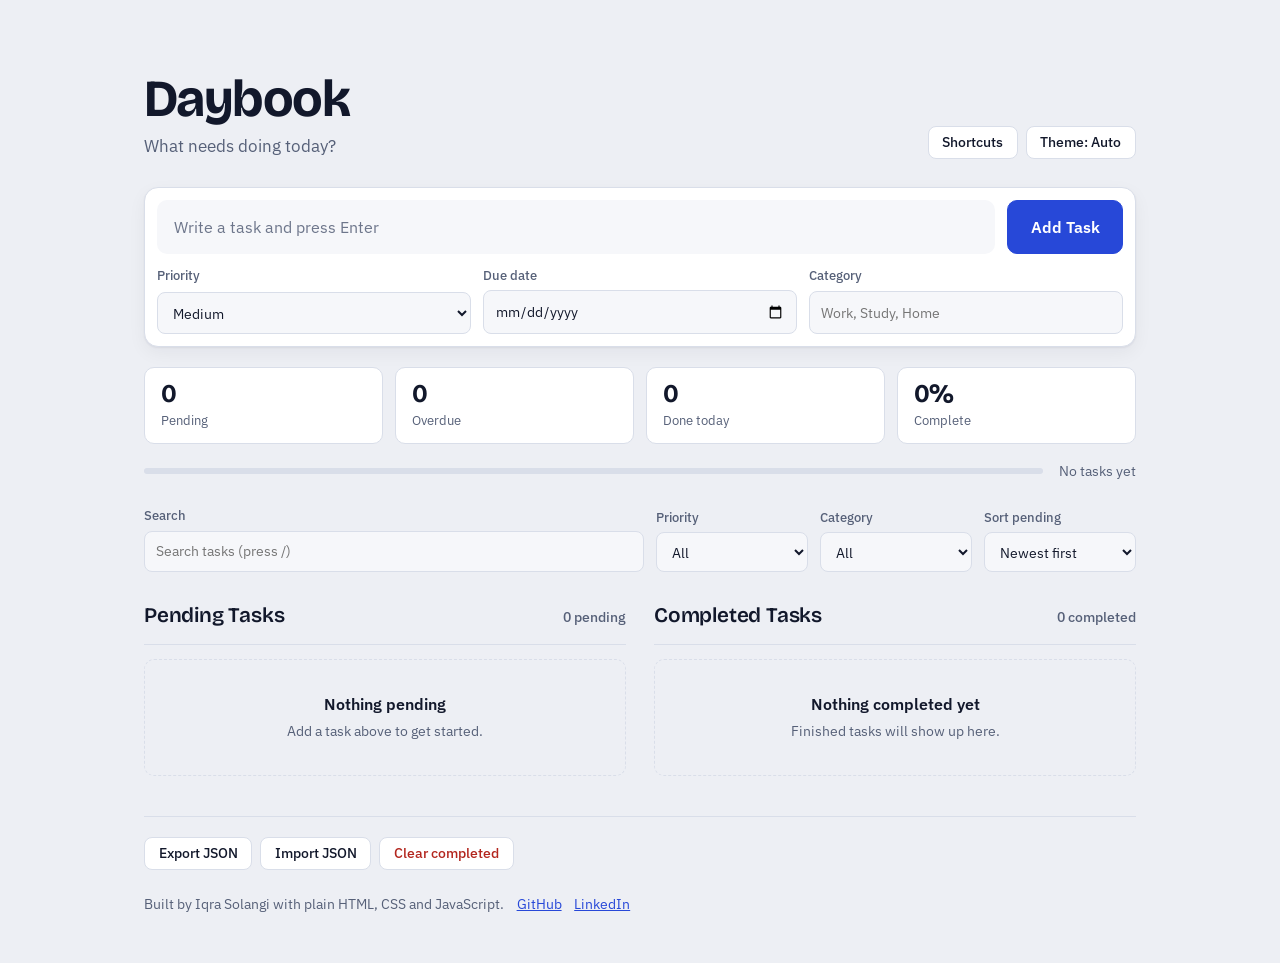
<file: index.html>
<!DOCTYPE html>
<html lang="en">
<head>
  <meta charset="UTF-8">
  <meta name="viewport" content="width=device-width, initial-scale=1">
  <title>Daybook | To-Do List</title>
  <meta name="description" content="A fast, keyboard-friendly to-do list with priorities, due dates and categories. Works offline and saves to your browser.">
  <meta name="color-scheme" content="light dark">
  <meta name="theme-color" content="#2748d8">
  <link rel="icon" href="icon.svg" type="image/svg+xml">
  <link rel="manifest" href="manifest.webmanifest">
  <script>
    /* Apply the saved theme before first paint to avoid a flash. */
    try {
      var saved = localStorage.getItem("daybook.theme");
      if (saved === "light" || saved === "dark") document.documentElement.dataset.theme = saved;
    } catch (e) {}
  </script>
  <link rel="preconnect" href="https://fonts.googleapis.com">
  <link rel="preconnect" href="https://fonts.gstatic.com" crossorigin>
  <link href="https://fonts.googleapis.com/css2?family=Bricolage+Grotesque:opsz,wght@12..96,600;12..96,700&family=IBM+Plex+Sans:wght@400;500;600&display=swap" rel="stylesheet">
  <link rel="stylesheet" href="styles.css">
  <script src="core.js" defer></script>
  <script src="script.js" defer></script>
</head>
<body>
  <a class="skip-link" href="#task-input">Skip to input</a>

  <div class="app">
    <header class="masthead">
      <div>
        <h1 class="brand">Daybook</h1>
        <p class="tagline">What needs doing today?</p>
      </div>
      <div class="masthead__actions">
        <button class="btn" type="button" id="help-btn" aria-haspopup="dialog">Shortcuts</button>
        <button class="btn" type="button" id="theme-btn" aria-label="Change colour theme">Theme: Auto</button>
      </div>
    </header>

    <form class="composer" id="task-form" novalidate>
      <label class="sr-only" for="task-input">New task</label>
      <input
        id="task-input"
        class="composer__input"
        type="text"
        placeholder="Write a task and press Enter"
        maxlength="140"
        autocomplete="off"
        aria-describedby="task-error"
      >
      <button class="btn btn--primary btn--lg" type="submit">Add Task</button>

      <div class="composer__options">
        <label class="field">
          <span class="field__label">Priority</span>
          <select class="field__control" id="task-priority">
            <option value="high">High</option>
            <option value="medium" selected>Medium</option>
            <option value="low">Low</option>
          </select>
        </label>
        <label class="field">
          <span class="field__label">Due date</span>
          <input class="field__control" id="task-due" type="date">
        </label>
        <label class="field">
          <span class="field__label">Category</span>
          <input
            class="field__control"
            id="task-category"
            type="text"
            list="category-list"
            maxlength="20"
            placeholder="Work, Study, Home"
            autocomplete="off"
          >
        </label>
      </div>

      <p class="field-error" id="task-error" role="alert" hidden></p>
    </form>
    <datalist id="category-list"></datalist>

    <section class="stats" aria-label="Summary">
      <div class="stat">
        <p class="stat__value" id="stat-pending">0</p>
        <p class="stat__label">Pending</p>
      </div>
      <div class="stat stat--alert" id="stat-overdue-box">
        <p class="stat__value" id="stat-overdue">0</p>
        <p class="stat__label">Overdue</p>
      </div>
      <div class="stat">
        <p class="stat__value" id="stat-today">0</p>
        <p class="stat__label">Done today</p>
      </div>
      <div class="stat">
        <p class="stat__value" id="stat-percent">0%</p>
        <p class="stat__label">Complete</p>
      </div>
    </section>

    <div class="progress">
      <div
        class="progress__track"
        id="progress"
        role="progressbar"
        aria-label="Completion progress"
        aria-valuemin="0"
        aria-valuemax="100"
        aria-valuenow="0"
      >
        <div class="progress__fill" id="progress-fill"></div>
      </div>
      <p class="progress__label" id="progress-label">No tasks yet</p>
    </div>

    <section class="toolbar" aria-label="Search, filter and data tools">
      <label class="field field--grow">
        <span class="field__label">Search</span>
        <input class="field__control" id="search" type="search" placeholder="Search tasks (press /)" autocomplete="off">
      </label>
      <label class="field">
        <span class="field__label">Priority</span>
        <select class="field__control" id="filter-priority">
          <option value="all">All</option>
          <option value="high">High</option>
          <option value="medium">Medium</option>
          <option value="low">Low</option>
        </select>
      </label>
      <label class="field">
        <span class="field__label">Category</span>
        <select class="field__control" id="filter-category">
          <option value="all">All</option>
        </select>
      </label>
      <label class="field">
        <span class="field__label">Sort pending</span>
        <select class="field__control" id="sort">
          <option value="newest">Newest first</option>
          <option value="due">Due date</option>
          <option value="priority">Priority</option>
        </select>
      </label>
      <button class="btn toolbar__reset" type="button" id="reset-filters" hidden>Clear filters</button>
    </section>

    <main class="board">
      <section class="column column--pending" aria-labelledby="pending-title">
        <header class="column__head">
          <h2 class="column__title" id="pending-title">Pending Tasks</h2>
          <p class="count" id="pending-count">0 pending</p>
        </header>
        <ul class="list" id="pending-list"></ul>
        <div class="empty" id="pending-empty">
          <p class="empty__title">Nothing pending</p>
          <p class="empty__hint">Add a task above to get started.</p>
        </div>
      </section>

      <section class="column column--done" aria-labelledby="done-title">
        <header class="column__head">
          <h2 class="column__title" id="done-title">Completed Tasks</h2>
          <p class="count" id="done-count">0 completed</p>
        </header>
        <ul class="list" id="done-list"></ul>
        <div class="empty" id="done-empty">
          <p class="empty__title">Nothing completed yet</p>
          <p class="empty__hint">Finished tasks will show up here.</p>
        </div>
      </section>
    </main>

    <section class="data-tools" aria-label="Your data">
      <button class="btn" type="button" id="export-btn">Export JSON</button>
      <button class="btn" type="button" id="import-btn">Import JSON</button>
      <button class="btn btn--danger" type="button" id="clear-btn">Clear completed</button>
      <input class="sr-only" id="import-file" type="file" accept="application/json,.json" tabindex="-1" aria-label="Choose a Daybook JSON file to import">
    </section>

    <footer class="footer">
      <p>
        Built by Iqra Solangi with plain HTML, CSS and JavaScript.
        <a href="https://github.com/IQRASOLANGI" target="_blank" rel="noopener noreferrer">GitHub</a>
        <a href="https://www.linkedin.com/in/iqra-solangi-a65945334" target="_blank" rel="noopener noreferrer">LinkedIn</a>
      </p>
    </footer>
  </div>

  <div class="toast" id="toast" hidden>
    <p class="toast__text" id="toast-text"></p>
    <button class="toast__undo" type="button" id="toast-undo">Undo</button>
  </div>

  <dialog class="dialog" id="help" aria-labelledby="help-title">
    <h2 class="dialog__title" id="help-title">Keyboard shortcuts</h2>
    <dl class="shortcuts">
      <div><dt><kbd>N</kbd></dt><dd>Focus the new task field</dd></div>
      <div><dt><kbd>/</kbd></dt><dd>Search tasks</dd></div>
      <div><dt><kbd>?</kbd></dt><dd>Open this list</dd></div>
      <div><dt><kbd>Enter</kbd></dt><dd>Add a task, or save an edit</dd></div>
      <div><dt><kbd>Esc</kbd></dt><dd>Cancel an edit, clear search, close this list</dd></div>
    </dl>
    <form method="dialog">
      <button class="btn btn--primary" type="submit">Close</button>
    </form>
  </dialog>

  <p class="sr-only" id="status" role="status" aria-live="polite"></p>
</body>
</html>
</file>
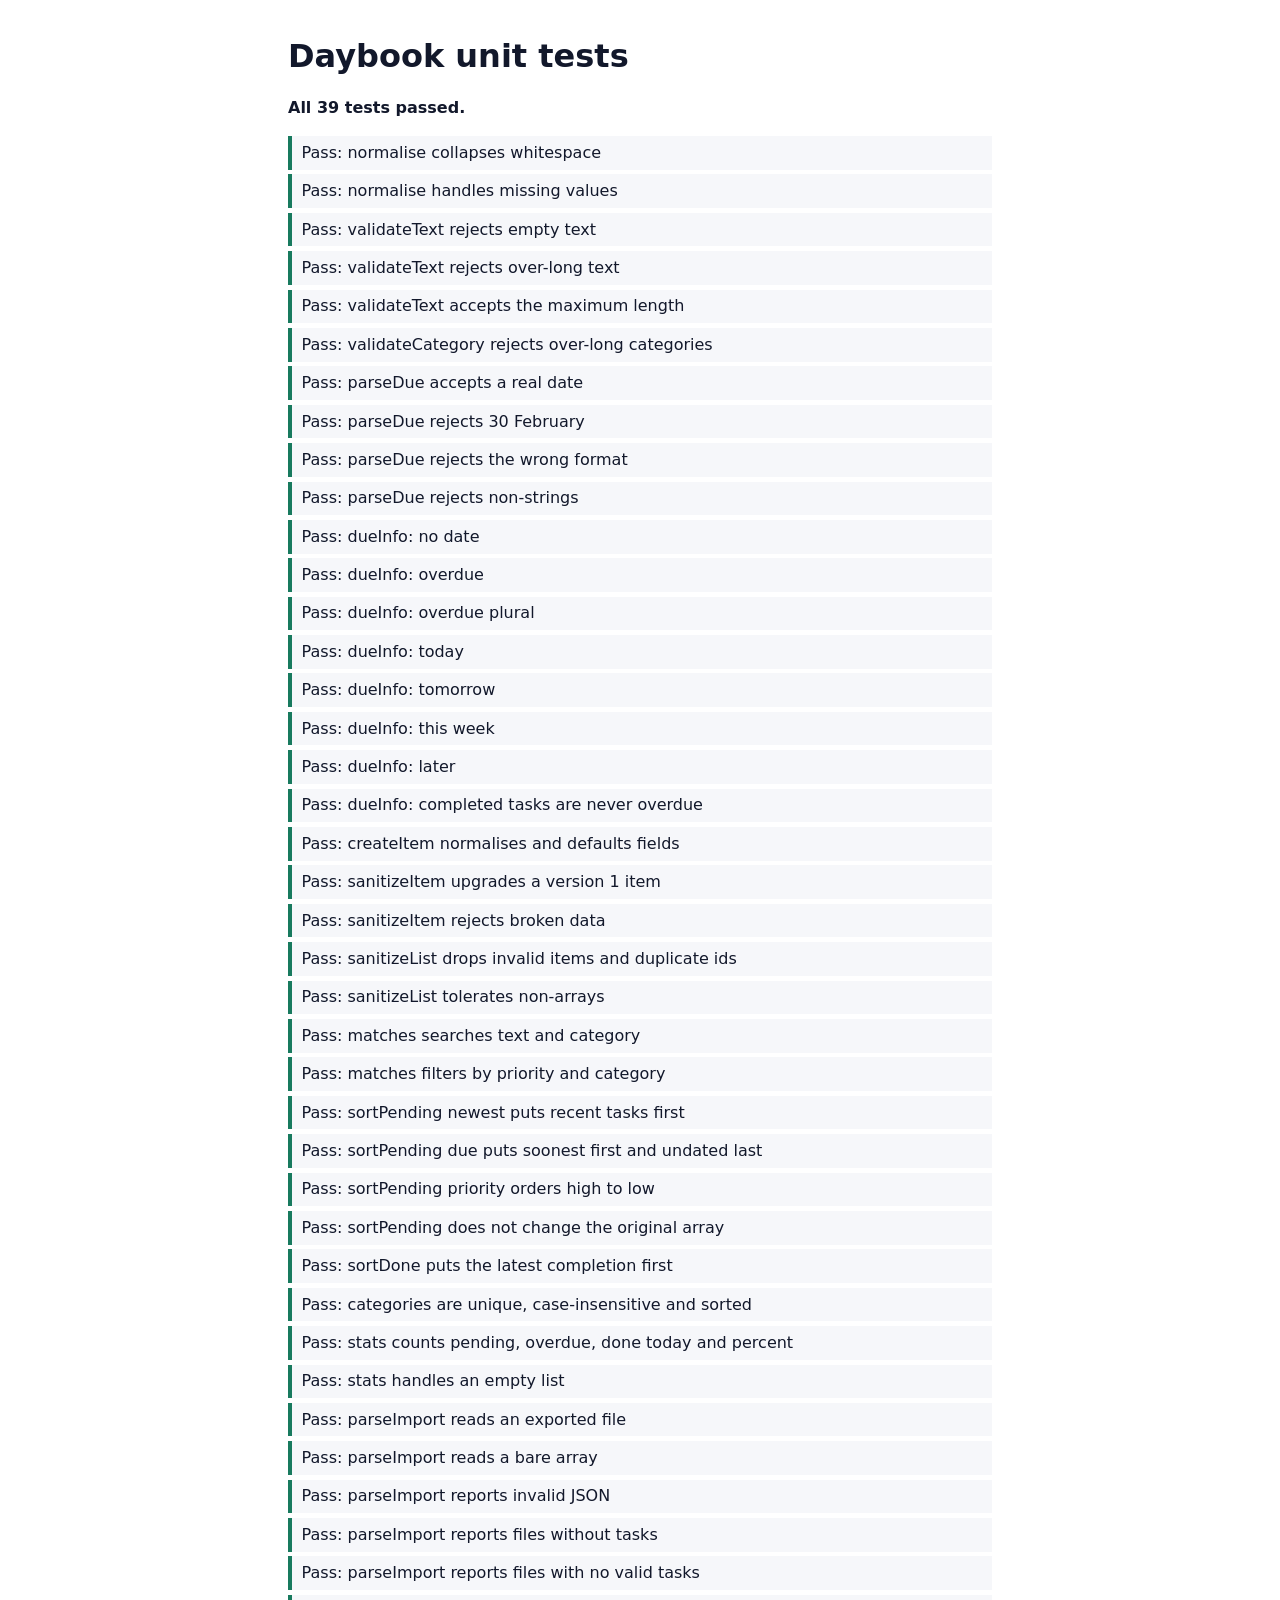
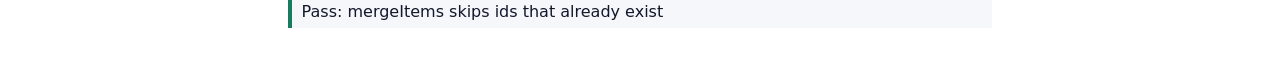
<file: tests.html>
<!DOCTYPE html>
<html lang="en">
<head>
  <meta charset="UTF-8">
  <meta name="viewport" content="width=device-width, initial-scale=1">
  <title>Daybook | Tests</title>
  <style>
    body { font: 16px/1.5 system-ui, sans-serif; max-width: 44rem; margin: 2rem auto; padding: 0 1rem; color: #12182b; }
    h1 { margin-bottom: 0.25rem; }
    #summary { font-weight: 600; margin-bottom: 1rem; }
    ul { list-style: none; padding: 0; }
    li { padding: 0.3rem 0.6rem; border-left: 4px solid; margin-bottom: 0.3rem; background: #f6f7fa; }
    li.pass { border-color: #187a5e; }
    li.fail { border-color: #b3261e; background: #fdecea; }
    small { display: block; color: #b3261e; }
  </style>
  <script src="core.js"></script>
</head>
<body>
  <h1>Daybook unit tests</h1>
  <p id="summary">Running…</p>
  <ul id="results"></ul>

  <script>
    (function () {
      const C = window.DaybookCore;
      const NOW = new Date(2026, 9, 17, 12, 0).getTime(); // 17 Oct 2026, local noon
      const results = [];

      function test(name, fn) {
        try {
          fn();
          results.push({ name, ok: true });
        } catch (error) {
          results.push({ name, ok: false, message: error.message });
        }
      }

      function equal(actual, expected) {
        const a = JSON.stringify(actual);
        const e = JSON.stringify(expected);
        if (a !== e) throw new Error(`expected ${e} but got ${a}`);
      }

      const make = (over) =>
        Object.assign(
          { id: "a", text: "Task", done: false, createdAt: 1000, completedAt: null, priority: "medium", category: "", due: null },
          over
        );

      /* Text ---------------------------------------------------------------- */
      test("normalise collapses whitespace", () => equal(C.normalise("  a   b \n c "), "a b c"));
      test("normalise handles missing values", () => equal(C.normalise(undefined), ""));
      test("validateText rejects empty text", () => equal(C.validateText("") !== "", true));
      test("validateText rejects over-long text", () => equal(C.validateText("x".repeat(141)) !== "", true));
      test("validateText accepts the maximum length", () => equal(C.validateText("x".repeat(140)), ""));
      test("validateCategory rejects over-long categories", () => equal(C.validateCategory("x".repeat(21)) !== "", true));

      /* Dates --------------------------------------------------------------- */
      test("parseDue accepts a real date", () => equal(C.parseDue("2026-10-17"), new Date(2026, 9, 17).getTime()));
      test("parseDue rejects 30 February", () => equal(C.parseDue("2026-02-30"), null));
      test("parseDue rejects the wrong format", () => equal(C.parseDue("17/10/2026"), null));
      test("parseDue rejects non-strings", () => equal(C.parseDue(20261017), null));
      test("dueInfo: no date", () => equal(C.dueInfo(null, false, NOW).status, "none"));
      test("dueInfo: overdue", () => equal(C.dueInfo("2026-10-16", false, NOW), { status: "overdue", label: "Overdue by 1 day" }));
      test("dueInfo: overdue plural", () => equal(C.dueInfo("2026-10-14", false, NOW).label, "Overdue by 3 days"));
      test("dueInfo: today", () => equal(C.dueInfo("2026-10-17", false, NOW), { status: "today", label: "Due today" }));
      test("dueInfo: tomorrow", () => equal(C.dueInfo("2026-10-18", false, NOW), { status: "soon", label: "Due tomorrow" }));
      test("dueInfo: this week", () => equal(C.dueInfo("2026-10-20", false, NOW), { status: "soon", label: "Due in 3 days" }));
      test("dueInfo: later", () => equal(C.dueInfo("2026-11-30", false, NOW).status, "later"));
      test("dueInfo: completed tasks are never overdue", () => equal(C.dueInfo("2026-10-01", true, NOW).status, "done"));

      /* Items --------------------------------------------------------------- */
      test("createItem normalises and defaults fields", () => {
        const item = C.createItem({ text: "  Buy   milk ", priority: "nope", category: "  Home ", due: "bad" }, 5, "id1");
        equal(item, { id: "id1", text: "Buy milk", done: false, createdAt: 5, completedAt: null, priority: "medium", category: "Home", due: null });
      });
      test("sanitizeItem upgrades a version 1 item", () => {
        const legacy = { id: "x", text: "Old task", done: false, createdAt: 1, completedAt: null };
        equal(C.sanitizeItem(legacy), { id: "x", text: "Old task", done: false, createdAt: 1, completedAt: null, priority: "medium", category: "", due: null });
      });
      test("sanitizeItem rejects broken data", () => {
        equal(C.sanitizeItem({ id: "x", text: 5, done: false, createdAt: 1, completedAt: null }), null);
        equal(C.sanitizeItem(null), null);
        equal(C.sanitizeItem({ id: "x", text: "   ", done: false, createdAt: 1, completedAt: null }), null);
      });
      test("sanitizeList drops invalid items and duplicate ids", () => {
        const list = [make({ id: "a" }), make({ id: "a" }), { nope: true }, make({ id: "b" })];
        equal(C.sanitizeList(list).map((i) => i.id), ["a", "b"]);
      });
      test("sanitizeList tolerates non-arrays", () => equal(C.sanitizeList("nope"), []));

      /* Filtering and sorting ---------------------------------------------- */
      test("matches searches text and category", () => {
        const item = make({ text: "Write report", category: "Work" });
        equal(C.matches(item, { query: "report" }), true);
        equal(C.matches(item, { query: "work" }), true);
        equal(C.matches(item, { query: "gym" }), false);
      });
      test("matches filters by priority and category", () => {
        const item = make({ priority: "high", category: "Study" });
        equal(C.matches(item, { query: "", priority: "high", category: "study" }), true);
        equal(C.matches(item, { query: "", priority: "low", category: "all" }), false);
        equal(C.matches(item, { query: "", priority: "all", category: "Home" }), false);
      });
      test("sortPending newest puts recent tasks first", () => {
        const list = [make({ id: "old", createdAt: 1 }), make({ id: "new", createdAt: 9 })];
        equal(C.sortPending(list, "newest").map((i) => i.id), ["new", "old"]);
      });
      test("sortPending due puts soonest first and undated last", () => {
        const list = [
          make({ id: "none", createdAt: 3 }),
          make({ id: "late", due: "2026-12-01", createdAt: 2 }),
          make({ id: "soon", due: "2026-10-18", createdAt: 1 }),
        ];
        equal(C.sortPending(list, "due").map((i) => i.id), ["soon", "late", "none"]);
      });
      test("sortPending priority orders high to low", () => {
        const list = [make({ id: "l", priority: "low" }), make({ id: "h", priority: "high" }), make({ id: "m", priority: "medium" })];
        equal(C.sortPending(list, "priority").map((i) => i.id), ["h", "m", "l"]);
      });
      test("sortPending does not change the original array", () => {
        const list = [make({ id: "a", createdAt: 1 }), make({ id: "b", createdAt: 2 })];
        C.sortPending(list, "newest");
        equal(list.map((i) => i.id), ["a", "b"]);
      });
      test("sortDone puts the latest completion first", () => {
        const list = [make({ id: "a", done: true, completedAt: 1 }), make({ id: "b", done: true, completedAt: 5 })];
        equal(C.sortDone(list).map((i) => i.id), ["b", "a"]);
      });
      test("categories are unique, case-insensitive and sorted", () => {
        const list = [make({ category: "work" }), make({ category: "Work" }), make({ category: "Home" }), make({ category: "" })];
        equal(C.categories(list), ["Home", "work"]);
      });

      /* Stats --------------------------------------------------------------- */
      test("stats counts pending, overdue, done today and percent", () => {
        const list = [
          make({ id: "1", due: "2026-10-10" }),
          make({ id: "2" }),
          make({ id: "3", done: true, completedAt: NOW }),
          make({ id: "4", done: true, completedAt: NOW - 3 * 86400000 }),
        ];
        equal(C.stats(list, NOW), { total: 4, done: 2, pending: 2, overdue: 1, doneToday: 1, percent: 50 });
      });
      test("stats handles an empty list", () => equal(C.stats([], NOW).percent, 0));

      /* Import / export ----------------------------------------------------- */
      test("parseImport reads an exported file", () => {
        const file = JSON.stringify({ app: "daybook", version: 2, items: [make({ id: "z" })] });
        const result = C.parseImport(file);
        equal(result.error, "");
        equal(result.items.length, 1);
      });
      test("parseImport reads a bare array", () => equal(C.parseImport(JSON.stringify([make()])).items.length, 1));
      test("parseImport reports invalid JSON", () => equal(C.parseImport("{oops").error !== "", true));
      test("parseImport reports files without tasks", () => equal(C.parseImport("{}").error !== "", true));
      test("parseImport reports files with no valid tasks", () => equal(C.parseImport("[{}]").error !== "", true));
      test("mergeItems skips ids that already exist", () => {
        const merged = C.mergeItems([make({ id: "a" })], [make({ id: "a" }), make({ id: "b" })]);
        equal(merged.added, 1);
        equal(merged.items.map((i) => i.id), ["a", "b"]);
      });

      /* Report -------------------------------------------------------------- */
      const failed = results.filter((r) => !r.ok).length;
      document.getElementById("summary").textContent =
        failed === 0 ? `All ${results.length} tests passed.` : `${failed} of ${results.length} tests failed.`;
      document.title = (failed === 0 ? "PASS" : "FAIL") + " | Daybook tests";

      const list = document.getElementById("results");
      results.forEach((r) => {
        const li = document.createElement("li");
        li.className = r.ok ? "pass" : "fail";
        li.textContent = `${r.ok ? "Pass" : "Fail"}: ${r.name}`;
        if (!r.ok) {
          const detail = document.createElement("small");
          detail.textContent = r.message;
          li.append(detail);
        }
        list.append(li);
      });
    })();
  </script>
</body>
</html>
</file>
<file: styles.css>
/* ==========================================================================
   Design tokens
   ========================================================================== */
:root {
  color-scheme: light dark;

  --canvas: #edeff4;
  --surface: #ffffff;
  --surface-muted: #f6f7fa;
  --ink: #12182b;
  --ink-soft: #566078;
  --line: #d9dee9;
  --accent: #2748d8;
  --accent-hover: #1d38b3;
  --accent-ink: #ffffff;
  --done: #187a5e;
  --danger: #b3261e;
  --danger-bg: #fdecea;
  --high: #b3261e;
  --medium: #8a5300;
  --low: #566078;
  --shadow: 0 1px 2px rgba(18, 24, 43, 0.06), 0 6px 18px rgba(18, 24, 43, 0.05);

  --font-display: "Bricolage Grotesque", "Segoe UI", system-ui, sans-serif;
  --font-body: "IBM Plex Sans", "Segoe UI", system-ui, -apple-system, sans-serif;

  --radius-lg: 14px;
  --radius-md: 10px;
  --radius-sm: 8px;
  --ease: cubic-bezier(0.2, 0.7, 0.2, 1);
}

@media (prefers-color-scheme: dark) {
  :root:not([data-theme="light"]) {
    --canvas: #0d1120;
    --surface: #161c30;
    --surface-muted: #11172a;
    --ink: #eceff8;
    --ink-soft: #98a3bd;
    --line: #29324f;
    --accent: #7b92ff;
    --accent-hover: #98aaff;
    --accent-ink: #0d1120;
    --done: #4fc9a4;
    --danger: #ff8d84;
    --danger-bg: #2e1a1d;
    --high: #ff8d84;
    --medium: #f0b45a;
    --low: #98a3bd;
    --shadow: 0 1px 2px rgba(0, 0, 0, 0.4), 0 6px 18px rgba(0, 0, 0, 0.25);
  }
}

:root[data-theme="light"] {
  color-scheme: light;
}

:root[data-theme="dark"] {
  color-scheme: dark;
  --canvas: #0d1120;
  --surface: #161c30;
  --surface-muted: #11172a;
  --ink: #eceff8;
  --ink-soft: #98a3bd;
  --line: #29324f;
  --accent: #7b92ff;
  --accent-hover: #98aaff;
  --accent-ink: #0d1120;
  --done: #4fc9a4;
  --danger: #ff8d84;
  --danger-bg: #2e1a1d;
  --high: #ff8d84;
  --medium: #f0b45a;
  --low: #98a3bd;
  --shadow: 0 1px 2px rgba(0, 0, 0, 0.4), 0 6px 18px rgba(0, 0, 0, 0.25);
}

/* ==========================================================================
   Base
   ========================================================================== */
*,
*::before,
*::after {
  box-sizing: border-box;
}

html {
  -webkit-text-size-adjust: 100%;
}

body {
  margin: 0;
  min-height: 100vh;
  background: var(--canvas);
  color: var(--ink);
  font-family: var(--font-body);
  font-size: 1rem;
  line-height: 1.55;
  -webkit-font-smoothing: antialiased;
}

h1,
h2,
p,
ul,
dl,
dd {
  margin: 0;
}

ul {
  padding: 0;
  list-style: none;
}

button,
input,
select {
  font: inherit;
  color: inherit;
}

:focus-visible {
  outline: 3px solid var(--accent);
  outline-offset: 2px;
}

.sr-only {
  position: absolute;
  width: 1px;
  height: 1px;
  margin: -1px;
  padding: 0;
  overflow: hidden;
  clip: rect(0, 0, 0, 0);
  white-space: nowrap;
  border: 0;
}

.skip-link {
  position: absolute;
  left: 1rem;
  top: -4rem;
  z-index: 10;
  padding: 0.6rem 1rem;
  border-radius: var(--radius-sm);
  background: var(--ink);
  color: var(--canvas);
  text-decoration: none;
  transition: top 0.15s var(--ease);
}

.skip-link:focus {
  top: 1rem;
}

/* ==========================================================================
   Layout
   ========================================================================== */
.app {
  width: min(100% - 2.5rem, 62rem);
  margin-inline: auto;
  padding-block: clamp(2rem, 6vw, 4.5rem) 3rem;
}

.masthead {
  display: flex;
  flex-wrap: wrap;
  align-items: flex-end;
  justify-content: space-between;
  gap: 1rem;
  margin-bottom: 1.75rem;
}

.masthead__actions {
  display: flex;
  gap: 0.5rem;
}

.brand {
  font-family: var(--font-display);
  font-size: clamp(2.25rem, 6vw, 3.25rem);
  font-weight: 700;
  line-height: 1.05;
  letter-spacing: -0.03em;
}

.tagline {
  margin-top: 0.4rem;
  color: var(--ink-soft);
  font-size: 1.0625rem;
}

/* ==========================================================================
   Composer
   ========================================================================== */
.composer {
  display: grid;
  grid-template-columns: 1fr auto;
  gap: 0.75rem;
  padding: 0.75rem;
  border: 1px solid var(--line);
  border-radius: var(--radius-lg);
  background: var(--surface);
  box-shadow: var(--shadow);
}

.composer__input {
  min-width: 0;
  padding: 0.85rem 1rem;
  border: 1px solid transparent;
  border-radius: var(--radius-md);
  background: var(--surface-muted);
  transition: border-color 0.15s var(--ease), background-color 0.15s var(--ease);
}

.composer__input::placeholder {
  color: var(--ink-soft);
  opacity: 0.85;
}

.composer__input:focus-visible {
  outline: none;
  border-color: var(--accent);
  background: var(--surface);
  box-shadow: 0 0 0 3px color-mix(in srgb, var(--accent) 25%, transparent);
}

.composer__input[aria-invalid="true"] {
  border-color: var(--danger);
}

.composer__options {
  grid-column: 1 / -1;
  display: grid;
  grid-template-columns: repeat(3, minmax(0, 1fr));
  gap: 0.75rem;
}

.field-error {
  grid-column: 1 / -1;
  padding: 0.55rem 0.8rem;
  border-radius: var(--radius-sm);
  background: var(--danger-bg);
  color: var(--danger);
  font-size: 0.9rem;
  font-weight: 500;
}

.field-error[hidden] {
  display: none;
}

/* Labelled form controls shared by the composer and toolbar */
.field {
  display: grid;
  gap: 0.25rem;
  min-width: 0;
}

.field--grow {
  flex: 1 1 14rem;
}

.field__label {
  color: var(--ink-soft);
  font-size: 0.8125rem;
  font-weight: 500;
}

.field__control {
  width: 100%;
  min-width: 0;
  padding: 0.55rem 0.7rem;
  border: 1px solid var(--line);
  border-radius: var(--radius-sm);
  background: var(--surface-muted);
  font-size: 0.9rem;
}

.field__control:focus-visible {
  outline: none;
  border-color: var(--accent);
  background: var(--surface);
  box-shadow: 0 0 0 3px color-mix(in srgb, var(--accent) 25%, transparent);
}

/* ==========================================================================
   Summary and progress
   ========================================================================== */
.stats {
  display: grid;
  grid-template-columns: repeat(4, minmax(0, 1fr));
  gap: 0.75rem;
  margin-top: 1.25rem;
}

.stat {
  padding: 0.75rem 1rem;
  border: 1px solid var(--line);
  border-radius: var(--radius-md);
  background: var(--surface);
}

.stat__value {
  font-family: var(--font-display);
  font-size: 1.6rem;
  font-weight: 700;
  line-height: 1.1;
  letter-spacing: -0.02em;
  font-variant-numeric: tabular-nums;
}

.stat__label {
  margin-top: 0.15rem;
  color: var(--ink-soft);
  font-size: 0.8125rem;
}

.stat--alert.is-active {
  border-color: var(--danger);
  background: var(--danger-bg);
}

.stat--alert.is-active .stat__value {
  color: var(--danger);
}

.progress {
  display: flex;
  align-items: center;
  gap: 1rem;
  margin-block: 1rem 1.5rem;
}

.progress__track {
  flex: 1;
  height: 6px;
  border-radius: 999px;
  background: var(--line);
  overflow: hidden;
}

.progress__fill {
  width: 0;
  height: 100%;
  border-radius: inherit;
  background: var(--done);
  transition: width 0.4s var(--ease);
}

.progress__label {
  flex-shrink: 0;
  color: var(--ink-soft);
  font-size: 0.9rem;
  font-variant-numeric: tabular-nums;
}

/* ==========================================================================
   Toolbar
   ========================================================================== */
.toolbar {
  display: flex;
  flex-wrap: wrap;
  align-items: flex-end;
  gap: 0.75rem;
  margin-bottom: 1.75rem;
}

.toolbar .field:not(.field--grow) {
  flex: 0 1 9.5rem;
}

.toolbar__reset {
  align-self: flex-end;
  padding-block: 0.6rem;
}

.toolbar__reset[hidden] {
  display: none;
}

/* ==========================================================================
   Board
   ========================================================================== */
.board {
  display: grid;
  grid-template-columns: repeat(2, minmax(0, 1fr));
  gap: 1.75rem;
  align-items: start;
}

.column__head {
  display: flex;
  align-items: baseline;
  justify-content: space-between;
  gap: 1rem;
  margin-bottom: 0.9rem;
  padding-bottom: 0.7rem;
  border-bottom: 1px solid var(--line);
}

.column__title {
  font-family: var(--font-display);
  font-size: 1.3rem;
  font-weight: 600;
  letter-spacing: -0.01em;
}

.count {
  color: var(--ink-soft);
  font-size: 0.9rem;
  font-weight: 500;
  font-variant-numeric: tabular-nums;
}

.list {
  display: grid;
  gap: 0.75rem;
}

/* ==========================================================================
   Items
   ========================================================================== */
.item {
  position: relative;
  padding: 0.95rem 1.1rem 0.95rem 1.25rem;
  border: 1px solid var(--line);
  border-radius: var(--radius-md);
  background: var(--surface);
  box-shadow: var(--shadow);
  overflow: hidden;
}

/* The left edge encodes status: cobalt for pending, green for completed. */
.item::before {
  content: "";
  position: absolute;
  inset: 0 auto 0 0;
  width: 4px;
  background: var(--accent);
}

.item--done::before {
  background: var(--done);
}

.item--done .item__text {
  color: var(--ink-soft);
  text-decoration: line-through;
  text-decoration-thickness: 1.5px;
}

.item__text {
  overflow-wrap: anywhere;
  font-weight: 500;
}

.item__chips {
  display: flex;
  flex-wrap: wrap;
  gap: 0.4rem;
  margin-top: 0.5rem;
}

.chip {
  display: inline-flex;
  align-items: center;
  gap: 0.35rem;
  padding: 0.1rem 0.55rem;
  border: 1px solid var(--line);
  border-radius: 999px;
  background: var(--surface-muted);
  color: var(--ink-soft);
  font-size: 0.75rem;
  font-weight: 500;
  line-height: 1.5;
}

.chip--high,
.chip--medium,
.chip--low {
  color: var(--ink);
}

.chip--high::before,
.chip--medium::before,
.chip--low::before {
  content: "";
  width: 0.5rem;
  height: 0.5rem;
  border-radius: 50%;
  background: currentColor;
}

.chip--high::before {
  color: var(--high);
}

.chip--medium::before {
  color: var(--medium);
}

.chip--low::before {
  color: var(--low);
}

.chip--overdue {
  border-color: var(--danger);
  background: var(--danger-bg);
  color: var(--danger);
}

.chip--today {
  border-color: var(--accent);
  color: var(--accent);
}

.chip--soon {
  color: var(--ink);
}

.item__meta {
  display: flex;
  flex-wrap: wrap;
  gap: 0.15rem 1rem;
  margin-top: 0.5rem;
  color: var(--ink-soft);
  font-size: 0.8125rem;
}

.item__actions {
  display: flex;
  flex-wrap: wrap;
  gap: 0.5rem;
  margin-top: 0.85rem;
}

.item--flash {
  animation: settle 0.6s var(--ease);
}

@keyframes settle {
  from {
    transform: translateY(-6px);
    box-shadow: 0 0 0 3px color-mix(in srgb, var(--accent) 35%, transparent);
  }
  to {
    transform: none;
  }
}

/* Inline edit form */
.edit {
  display: grid;
  gap: 0.6rem;
}

.edit__row {
  display: grid;
  grid-template-columns: repeat(3, minmax(0, 1fr));
  gap: 0.5rem;
}

.edit__input,
.edit__select {
  width: 100%;
  min-width: 0;
  padding: 0.65rem 0.8rem;
  border: 1px solid var(--accent);
  border-radius: var(--radius-sm);
  background: var(--surface);
}

.edit__input:focus-visible,
.edit__select:focus-visible {
  outline: none;
  box-shadow: 0 0 0 3px color-mix(in srgb, var(--accent) 25%, transparent);
}

.edit__input[aria-invalid="true"] {
  border-color: var(--danger);
}

.edit__error {
  color: var(--danger);
  font-size: 0.85rem;
  font-weight: 500;
}

.edit__error[hidden] {
  display: none;
}

/* ==========================================================================
   Buttons
   ========================================================================== */
.btn {
  display: inline-flex;
  align-items: center;
  justify-content: center;
  padding: 0.45rem 0.85rem;
  border: 1px solid var(--line);
  border-radius: var(--radius-sm);
  background: var(--surface);
  font-size: 0.875rem;
  font-weight: 500;
  line-height: 1.2;
  cursor: pointer;
  transition: background-color 0.15s var(--ease), border-color 0.15s var(--ease),
    color 0.15s var(--ease);
}

.btn:hover {
  border-color: var(--ink-soft);
  background: var(--surface-muted);
}

.btn:active {
  transform: translateY(1px);
}

.btn--primary {
  border-color: var(--accent);
  background: var(--accent);
  color: var(--accent-ink);
}

.btn--primary:hover {
  border-color: var(--accent-hover);
  background: var(--accent-hover);
}

.btn--lg {
  padding: 0.85rem 1.4rem;
  border-radius: var(--radius-md);
  font-size: 0.975rem;
  font-weight: 600;
}

.btn--complete {
  border-color: color-mix(in srgb, var(--done) 55%, var(--line));
  color: var(--done);
}

.btn--complete:hover {
  border-color: var(--done);
  background: color-mix(in srgb, var(--done) 10%, var(--surface));
}

.btn--danger {
  color: var(--danger);
}

.btn--danger:hover {
  border-color: var(--danger);
  background: var(--danger-bg);
}

/* ==========================================================================
   Empty states
   ========================================================================== */
.empty {
  padding: 2rem 1.25rem;
  border: 1.5px dashed var(--line);
  border-radius: var(--radius-md);
  text-align: center;
}

.empty[hidden] {
  display: none;
}

.empty__title {
  font-weight: 600;
}

.empty__hint {
  margin-top: 0.2rem;
  color: var(--ink-soft);
  font-size: 0.9rem;
}

/* ==========================================================================
   Data tools and footer
   ========================================================================== */
.data-tools {
  display: flex;
  flex-wrap: wrap;
  gap: 0.5rem;
  margin-top: 2.5rem;
  padding-top: 1.25rem;
  border-top: 1px solid var(--line);
}

.footer {
  margin-top: 1.5rem;
  color: var(--ink-soft);
  font-size: 0.875rem;
}

.footer a {
  margin-left: 0.6rem;
  color: var(--accent);
}

/* ==========================================================================
   Toast and dialog
   ========================================================================== */
.toast {
  position: fixed;
  left: 50%;
  bottom: max(1.25rem, env(safe-area-inset-bottom));
  z-index: 20;
  display: flex;
  align-items: center;
  gap: 1rem;
  max-width: calc(100% - 2rem);
  padding: 0.7rem 0.8rem 0.7rem 1.1rem;
  border-radius: var(--radius-md);
  background: var(--ink);
  color: var(--canvas);
  font-size: 0.9rem;
  box-shadow: 0 8px 28px rgba(0, 0, 0, 0.28);
  transform: translateX(-50%);
  animation: toast-in 0.25s var(--ease);
}

.toast[hidden] {
  display: none;
}

.toast__undo {
  padding: 0.35rem 0.8rem;
  border: 1px solid currentColor;
  border-radius: var(--radius-sm);
  background: transparent;
  color: inherit;
  font-weight: 600;
  cursor: pointer;
}

.toast__undo[hidden] {
  display: none;
}

.toast__undo:hover {
  background: color-mix(in srgb, var(--canvas) 18%, transparent);
}

.toast :focus-visible {
  outline-color: var(--canvas);
}

@keyframes toast-in {
  from {
    opacity: 0;
    transform: translate(-50%, 8px);
  }
  to {
    opacity: 1;
    transform: translate(-50%, 0);
  }
}

.dialog {
  width: min(100% - 2rem, 26rem);
  padding: 1.5rem;
  border: 1px solid var(--line);
  border-radius: var(--radius-lg);
  background: var(--surface);
  color: var(--ink);
  box-shadow: var(--shadow);
}

.dialog::backdrop {
  background: rgba(13, 17, 32, 0.55);
}

.dialog__title {
  margin-bottom: 1rem;
  font-family: var(--font-display);
  font-size: 1.3rem;
  font-weight: 600;
}

.shortcuts {
  display: grid;
  gap: 0.6rem;
  margin-bottom: 1.25rem;
}

.shortcuts > div {
  display: flex;
  align-items: center;
  gap: 0.9rem;
}

.shortcuts dt {
  flex: 0 0 3.5rem;
}

.shortcuts dd {
  color: var(--ink-soft);
  font-size: 0.9rem;
}

kbd {
  display: inline-block;
  min-width: 1.8rem;
  padding: 0.1rem 0.45rem;
  border: 1px solid var(--line);
  border-bottom-width: 2px;
  border-radius: 6px;
  background: var(--surface-muted);
  font: 600 0.8rem var(--font-body);
  text-align: center;
}

/* ==========================================================================
   Responsive
   ========================================================================== */
@media (max-width: 760px) {
  .board {
    grid-template-columns: 1fr;
    gap: 2.25rem;
  }

  .stats {
    grid-template-columns: repeat(2, minmax(0, 1fr));
  }
}

@media (max-width: 480px) {
  .app {
    width: min(100% - 1.5rem, 62rem);
  }

  .composer {
    grid-template-columns: 1fr;
  }

  .composer__options,
  .edit__row {
    grid-template-columns: 1fr;
  }

  .toolbar .field:not(.field--grow) {
    flex: 1 1 100%;
  }

  .progress {
    flex-direction: column;
    align-items: stretch;
    gap: 0.5rem;
  }
}

@media (prefers-reduced-motion: reduce) {
  *,
  *::before,
  *::after {
    animation-duration: 0.01ms !important;
    transition-duration: 0.01ms !important;
  }
}
</file>
